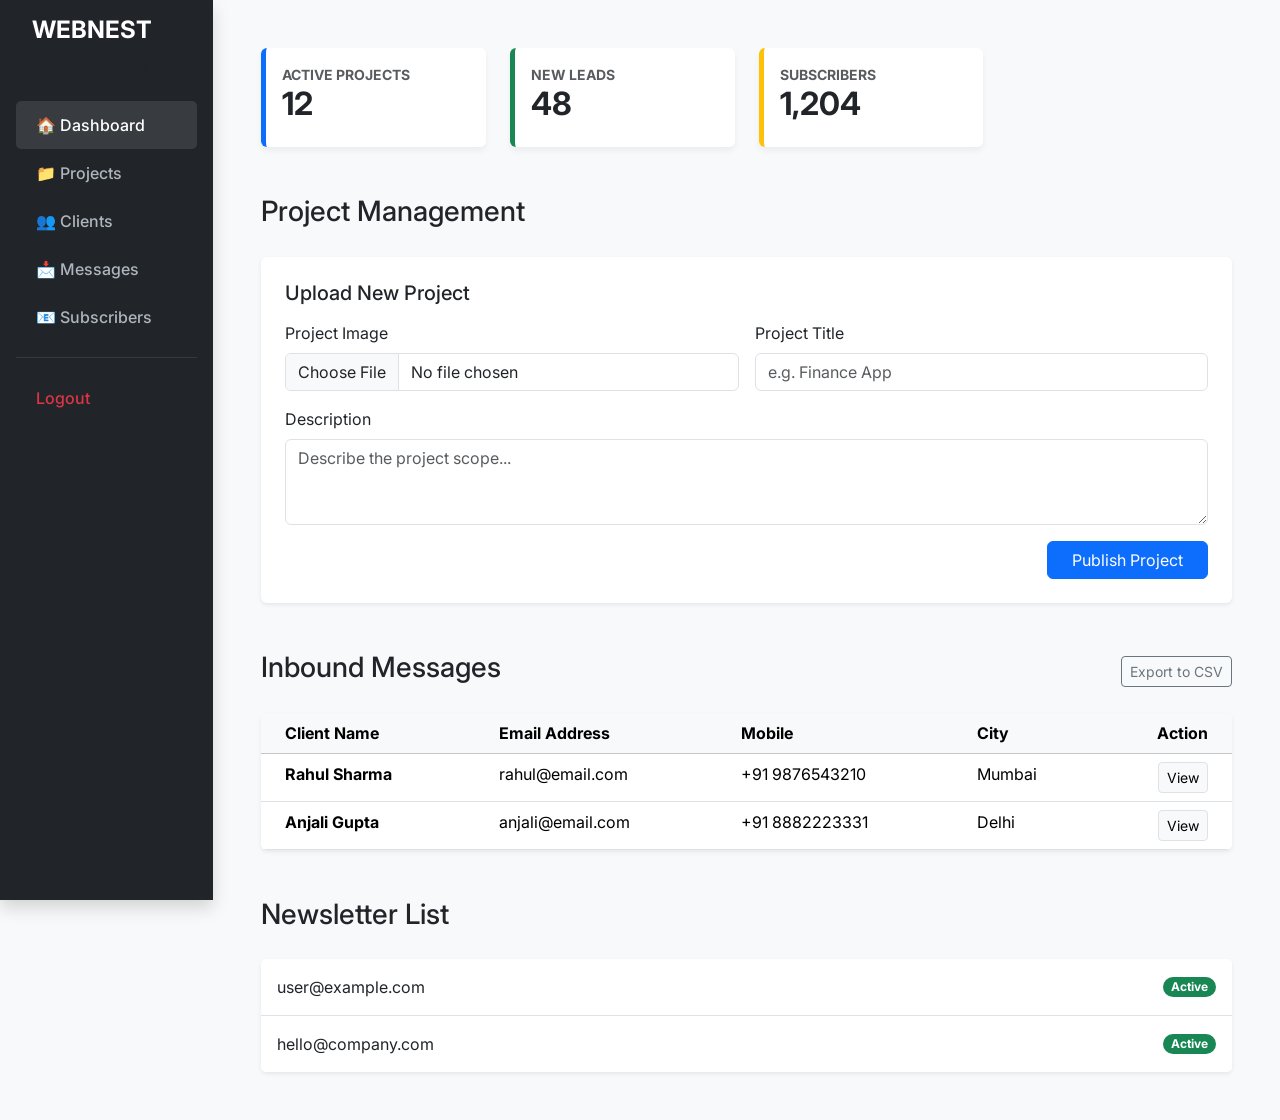
<file: admin-panel/admin.html>
<!DOCTYPE html>
<html lang="en">
<head>
    <meta charset="UTF-8">
    <meta name="viewport" content="width=device-width, initial-scale=1">
    <title>WEBNEST | Management Portal</title>
    
    <link href="https://cdn.jsdelivr.net/npm/bootstrap@5.3.2/dist/css/bootstrap.min.css" rel="stylesheet">
    <link href="https://fonts.googleapis.com/css2?family=Inter:wght@400;600&display=swap" rel="stylesheet">
    
    <style>
        body { font-family: 'Inter', sans-serif; background-color: #f8f9fa; }
        
        /* Sidebar Styling */
        .sidebar {
            min-height: 100vh;
            background: #212529;
            color: white;
            position: fixed;
        }
        .sidebar .nav-link {
            color: #adb5bd;
            font-weight: 500;
            padding: 12px 20px;
            transition: 0.3s;
        }
        .sidebar .nav-link:hover, .sidebar .nav-link.active {
            color: white;
            background: rgba(255,255,255,0.1);
            border-radius: 5px;
        }
        
        /* Main Content Shift */
        main { margin-left: 16.666%; } /* Align with col-md-2 */
        
        .stat-card {
            border: none;
            border-left: 5px solid #0d6efd;
            box-shadow: 0 4px 6px rgba(0,0,0,0.05);
        }

        .section-header {
            display: flex;
            justify-content: space-between;
            align-items: center;
            margin-bottom: 20px;
        }

        @media (max-width: 768px) {
            .sidebar { position: relative; min-height: auto; }
            main { margin-left: 0; }
        }
    </style>
</head>
<body>

<div class="container-fluid">
    <div class="row">

        <aside class="col-md-2 sidebar p-3 shadow">
            <div class="mb-4 px-3">
                <h4 class="fw-bold text-white">WEBNEST</h4>
                <small class="text-muted">Admin Dashboard</small>
            </div>
            <ul class="nav flex-column">
                <li class="nav-item"><a class="nav-link active" href="#">🏠 Dashboard</a></li>
                <li class="nav-item"><a class="nav-link" href="#projects">📁 Projects</a></li>
                <li class="nav-item"><a class="nav-link" href="#clients">👥 Clients</a></li>
                <li class="nav-item"><a class="nav-link" href="#contacts">📩 Messages</a></li>
                <li class="nav-item"><a class="nav-link" href="#subscribers">📧 Subscribers</a></li>
                <hr class="text-secondary">
                <li class="nav-item"><a class="nav-link text-danger" href="index.html">Logout</a></li>
            </ul>
        </aside>

        <main class="col-md-10 p-5">
            
            <div class="row mb-5">
                <div class="col-md-3">
                    <div class="card stat-card p-3">
                        <small class="text-muted text-uppercase fw-bold">Active Projects</small>
                        <h2 class="fw-bold">12</h2>
                    </div>
                </div>
                <div class="col-md-3">
                    <div class="card stat-card p-3 border-success">
                        <small class="text-muted text-uppercase fw-bold">New Leads</small>
                        <h2 class="fw-bold">48</h2>
                    </div>
                </div>
                <div class="col-md-3">
                    <div class="card stat-card p-3 border-warning">
                        <small class="text-muted text-uppercase fw-bold">Subscribers</small>
                        <h2 class="fw-bold">1,204</h2>
                    </div>
                </div>
            </div>

            <section id="projects" class="mb-5">
                <div class="section-header">
                    <h3>Project Management</h3>
                </div>
                <div class="card border-0 shadow-sm p-4">
                    <h5 class="mb-3">Upload New Project</h5>
                    <form class="row g-3">
                        <div class="col-md-6">
                            <label class="form-label">Project Image</label>
                            <input type="file" class="form-control">
                        </div>
                        <div class="col-md-6">
                            <label class="form-label">Project Title</label>
                            <input type="text" class="form-control" placeholder="e.g. Finance App">
                        </div>
                        <div class="col-12">
                            <label class="form-label">Description</label>
                            <textarea class="form-control" rows="3" placeholder="Describe the project scope..."></textarea>
                        </div>
                        <div class="col-12 text-end">
                            <button class="btn btn-primary px-4">Publish Project</button>
                        </div>
                    </form>
                </div>
            </section>

            <section id="contacts" class="mb-5">
                <div class="section-header">
                    <h3>Inbound Messages</h3>
                    <button class="btn btn-outline-secondary btn-sm">Export to CSV</button>
                </div>
                <div class="card border-0 shadow-sm overflow-hidden">
                    <table class="table table-hover mb-0">
                        <thead class="table-light">
                            <tr>
                                <th class="ps-4">Client Name</th>
                                <th>Email Address</th>
                                <th>Mobile</th>
                                <th>City</th>
                                <th class="text-end pe-4">Action</th>
                            </tr>
                        </thead>
                        <tbody>
                            <tr>
                                <td class="ps-4 fw-bold">Rahul Sharma</td>
                                <td>rahul@email.com</td>
                                <td>+91 9876543210</td>
                                <td>Mumbai</td>
                                <td class="text-end pe-4">
                                    <button class="btn btn-sm btn-light border">View</button>
                                </td>
                            </tr>
                            <tr>
                                <td class="ps-4 fw-bold">Anjali Gupta</td>
                                <td>anjali@email.com</td>
                                <td>+91 8882223331</td>
                                <td>Delhi</td>
                                <td class="text-end pe-4">
                                    <button class="btn btn-sm btn-light border">View</button>
                                </td>
                            </tr>
                        </tbody>
                    </table>
                </div>
            </section>

            <section id="subscribers">
                <div class="section-header">
                    <h3>Newsletter List</h3>
                </div>
                <div class="card border-0 shadow-sm">
                    <div class="list-group list-group-flush">
                        <div class="list-group-item d-flex justify-content-between align-items-center p-3">
                            user@example.com
                            <span class="badge bg-success rounded-pill">Active</span>
                        </div>
                        <div class="list-group-item d-flex justify-content-between align-items-center p-3">
                            hello@company.com
                            <span class="badge bg-success rounded-pill">Active</span>
                        </div>
                    </div>
                </div>
            </section>

        </main>
    </div>
</div>

<script src="https://cdn.jsdelivr.net/npm/bootstrap@5.3.2/dist/js/bootstrap.bundle.min.js"></script>
</body>
</html>
</file>
